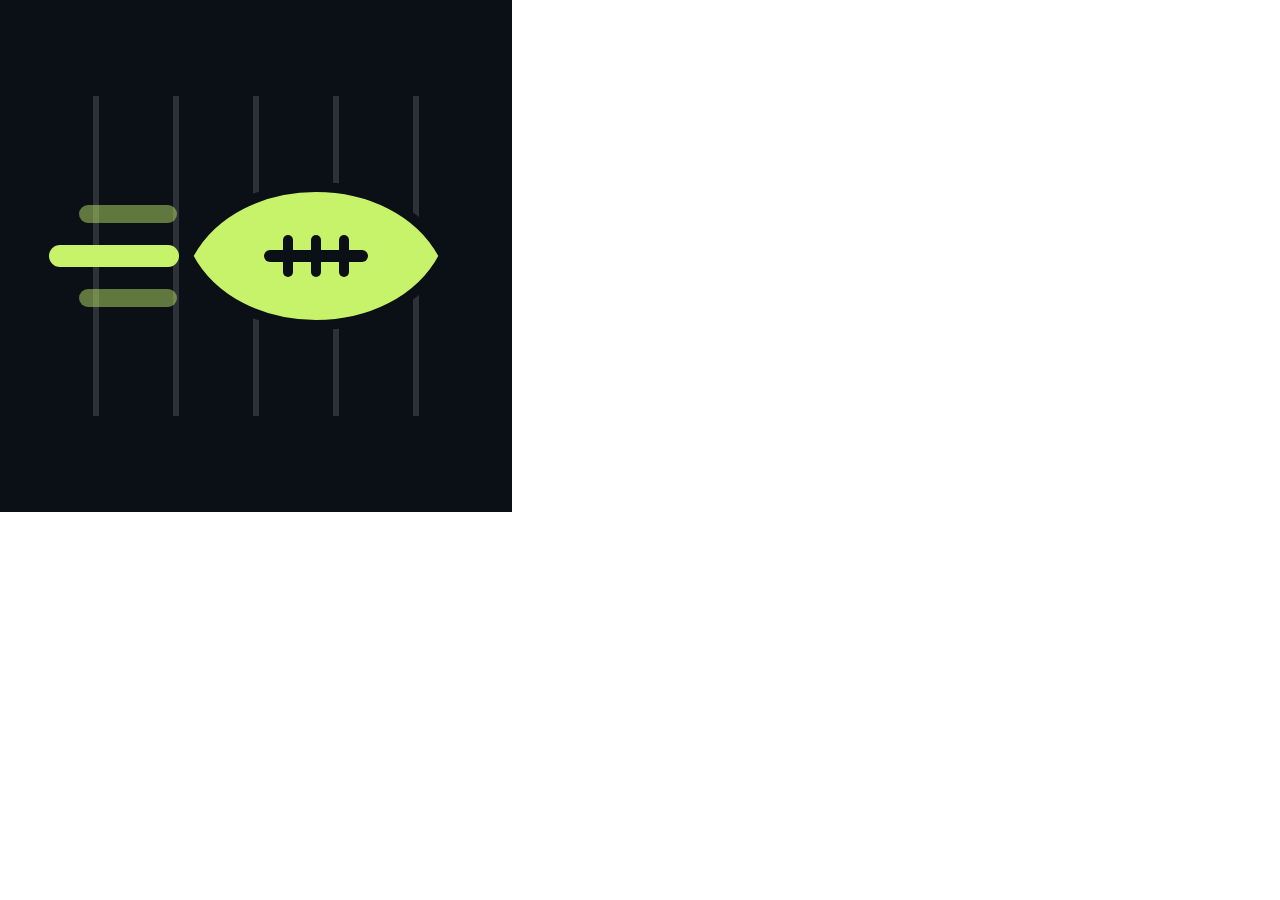
<file: logo-drafts/icon.html>
<!doctype html><html><head><style>html,body{margin:0;width:512px;height:512px;overflow:hidden}img{display:block;width:512px;height:512px}</style></head><body><img src="icon-fullbleed.svg"></body></html>
</file>
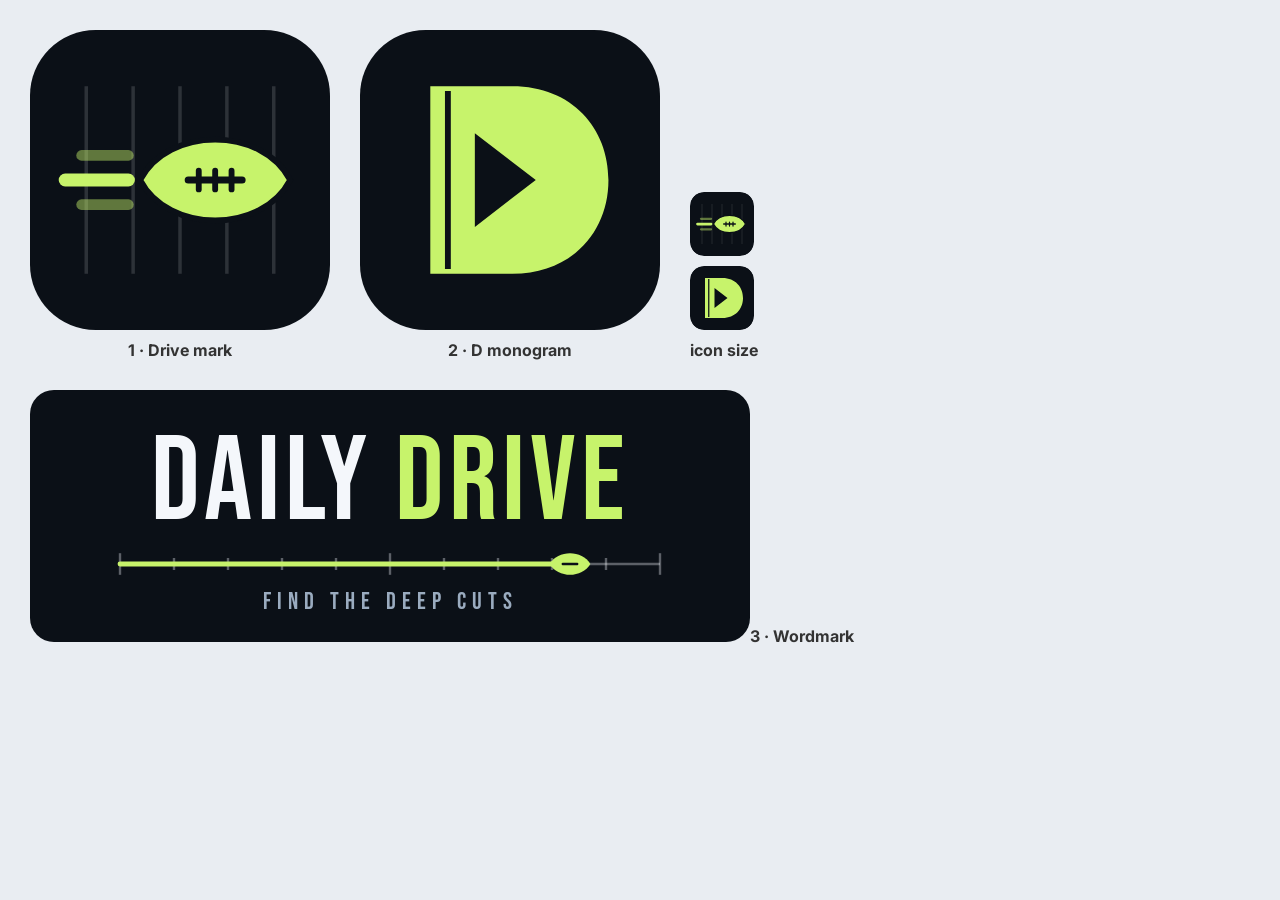
<file: logo-drafts/preview.html>
<!doctype html><html><head><meta charset="utf-8">
<link href="https://fonts.googleapis.com/css2?family=Bebas+Neue&family=Inter:wght@500;700&display=swap" rel="stylesheet">
<style>body{margin:0;background:#e9edf2;font-family:Inter,sans-serif;padding:30px}
.row{display:flex;gap:30px;align-items:flex-end;margin-bottom:30px}.c{text-align:center;font-weight:700;color:#333}
img{display:block;margin-bottom:10px}.small img{border-radius:22%}</style></head><body>
<div class="row">
<div class="c"><img src="concept1-drive-mark.svg" width="300">1 · Drive mark</div>
<div class="c"><img src="concept2-d-chevron.svg" width="300">2 · D monogram</div>
<div class="c small"><img src="concept1-drive-mark.svg" width="64"><img src="concept2-d-chevron.svg" width="64">icon size</div>
</div>
<div class="row"><div class="c"><object data="concept3-wordmark.svg" width="720" height="252"></object>3 · Wordmark</div></div>
</body></html>
</file>
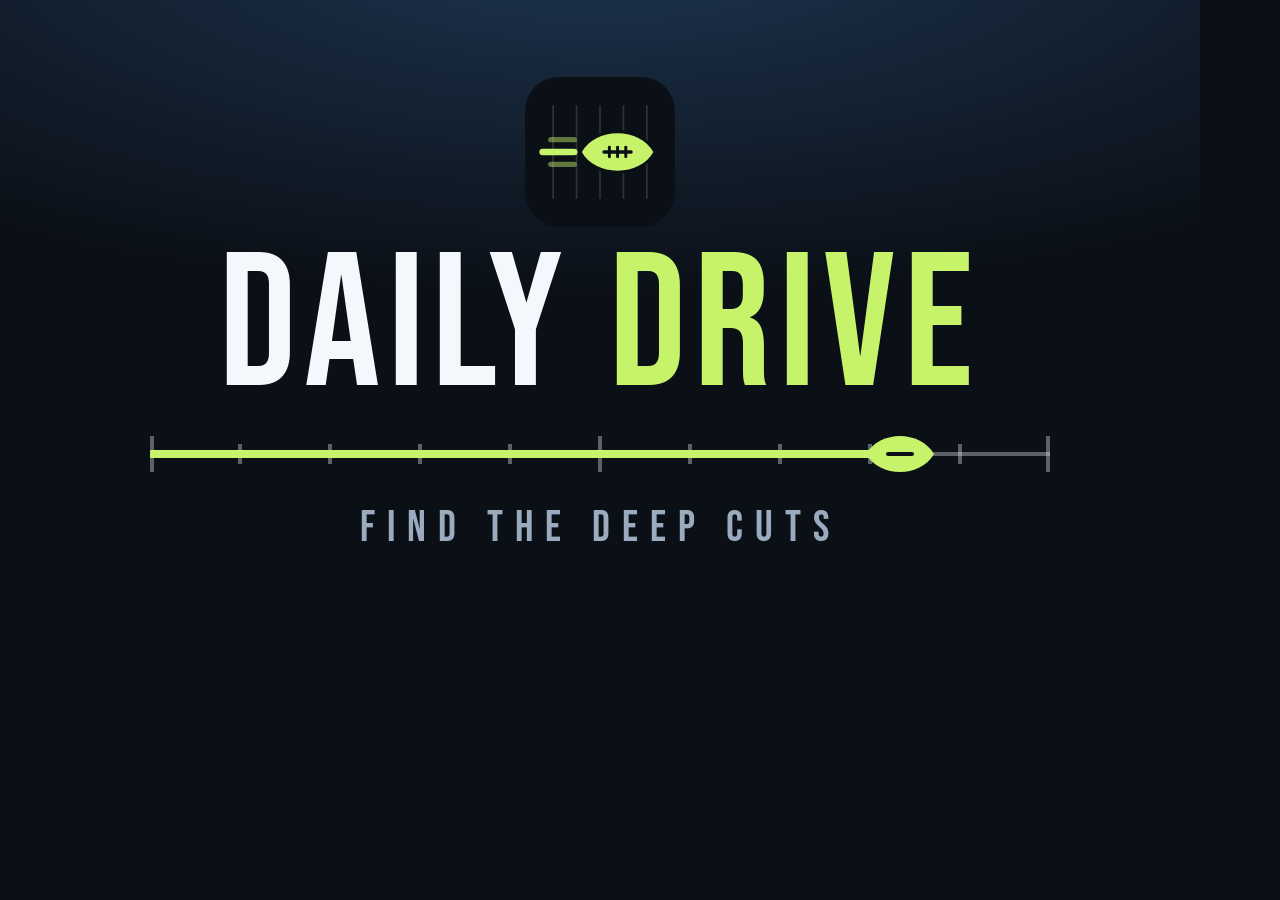
<file: logo-drafts/share.html>
<!doctype html><html><head><meta charset="utf-8">
<link href="https://fonts.googleapis.com/css2?family=Bebas+Neue&display=swap" rel="stylesheet">
<style>html,body{margin:0;width:1200px;height:630px;overflow:hidden;background:#0b1017}
body{background:radial-gradient(ellipse 120% 80% at 50% -10%,#1d3550 0%,#0b1017 70%);font-family:'Bebas Neue',Impact,sans-serif;display:flex;flex-direction:column;align-items:center;justify-content:center}
.mark{width:150px;height:150px;margin-bottom:6px}
h1{margin:0;font-weight:normal;font-size:190px;letter-spacing:8px;color:#f4f7fb;line-height:1}
h1 b{font-weight:normal;color:#c7f36b}
svg.rule{margin-top:6px}
p{margin:22px 0 0;font-size:44px;letter-spacing:12px;color:#9aabbf}</style></head><body>
<img class="mark" src="icon-fullbleed.svg" style="border-radius:34px">
<h1>DAILY <b>DRIVE</b></h1>
<svg class="rule" width="900" height="50" viewBox="0 0 900 50">
  <line x1="0" y1="25" x2="900" y2="25" stroke="#f4f7fb" stroke-opacity="0.35" stroke-width="4"/>
  <g stroke="#f4f7fb" stroke-opacity="0.35" stroke-width="4">
    <line x1="2" y1="7" x2="2" y2="43"/><line x1="90" y1="15" x2="90" y2="35"/><line x1="180" y1="15" x2="180" y2="35"/><line x1="270" y1="15" x2="270" y2="35"/>
    <line x1="360" y1="15" x2="360" y2="35"/><line x1="450" y1="7" x2="450" y2="43"/><line x1="540" y1="15" x2="540" y2="35"/><line x1="630" y1="15" x2="630" y2="35"/>
    <line x1="720" y1="15" x2="720" y2="35"/><line x1="810" y1="15" x2="810" y2="35"/><line x1="898" y1="7" x2="898" y2="43"/></g>
  <line x1="2" y1="25" x2="730" y2="25" stroke="#c7f36b" stroke-width="8" stroke-linecap="round"/>
  <g transform="translate(750 25)"><path d="M-34 0 C -20 -24, 20 -24, 34 0 C 20 24, -20 24, -34 0 Z" fill="#c7f36b"/>
  <line x1="-12" y1="0" x2="12" y2="0" stroke="#0b1017" stroke-width="4" stroke-linecap="round"/></g>
</svg>
<p>FIND THE DEEP CUTS</p>
</body></html>
</file>
